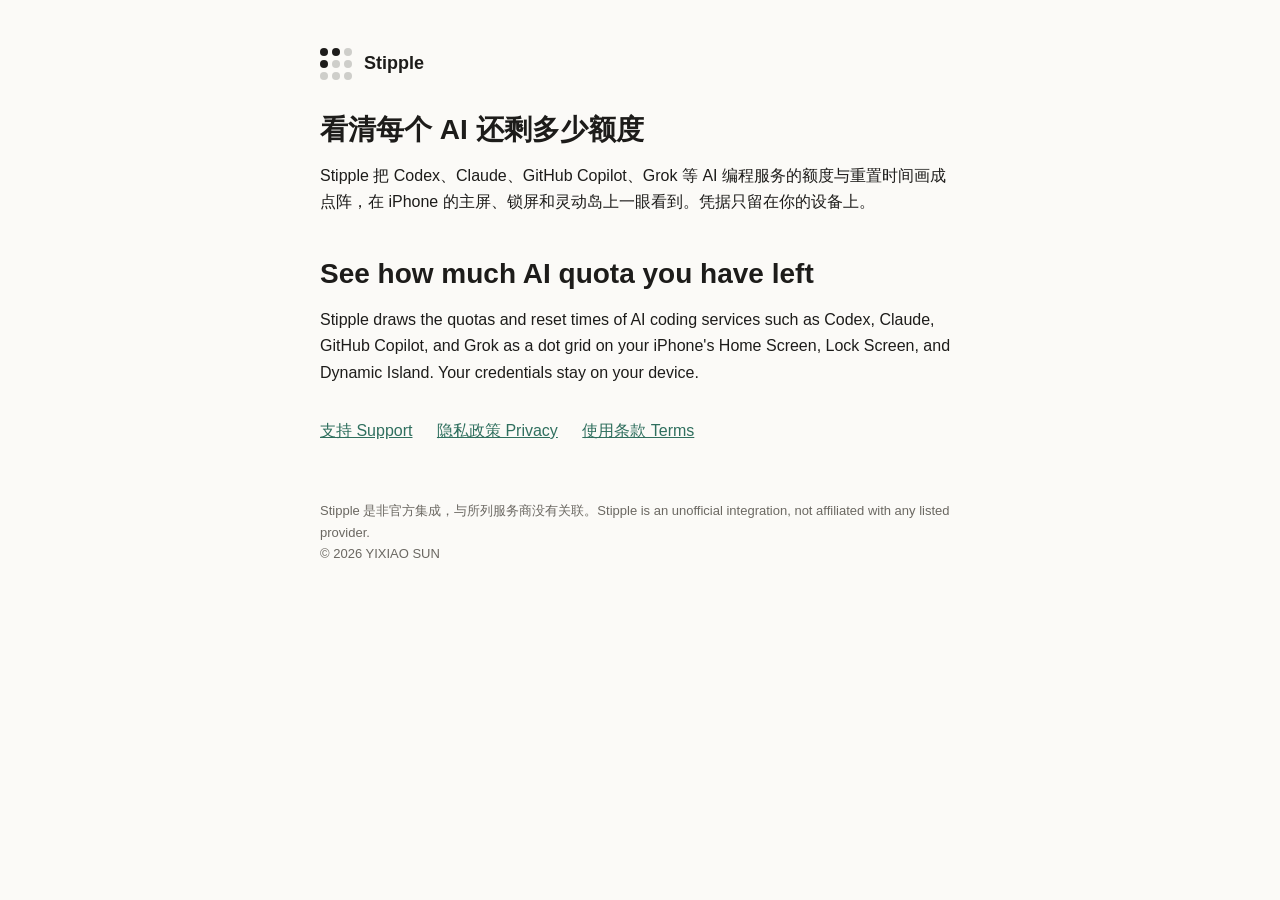
<file: index.html>
<!doctype html>
<html lang="zh-Hans">
<head>
<meta charset="utf-8">
<meta name="viewport" content="width=device-width, initial-scale=1">
<title>Stipple</title>
<meta name="description" content="Stipple 用点阵显示你各个 AI 编程服务的额度与重置时间。Stipple shows your AI coding quotas and reset times as a dot grid.">
<link rel="stylesheet" href="style.css">
</head>
<body>
<main>
<header class="site">
  <div class="dots" aria-hidden="true"><span></span><span></span><span class="off"></span><span></span><span class="off"></span><span class="off"></span><span class="off"></span><span class="off"></span><span class="off"></span></div>
  <a href="./">Stipple</a>
</header>

<h1>看清每个 AI 还剩多少额度</h1>
<p>Stipple 把 Codex、Claude、GitHub Copilot、Grok 等 AI 编程服务的额度与重置时间画成点阵，在 iPhone 的主屏、锁屏和灵动岛上一眼看到。凭据只留在你的设备上。</p>

<h1 lang="en" style="margin-top:40px">See how much AI quota you have left</h1>
<p lang="en">Stipple draws the quotas and reset times of AI coding services such as Codex, Claude, GitHub Copilot, and Grok as a dot grid on your iPhone's Home Screen, Lock Screen, and Dynamic Island. Your credentials stay on your device.</p>

<p class="links" style="margin-top:32px">
  <a href="support.html">支持 Support</a>
  <a href="privacy.html">隐私政策 Privacy</a>
  <a href="https://www.apple.com/legal/internet-services/itunes/dev/stdeula/">使用条款 Terms</a>
</p>

<footer>Stipple 是非官方集成，与所列服务商没有关联。Stipple is an unofficial integration, not affiliated with any listed provider.<br>© 2026 YIXIAO SUN</footer>
</main>
</body>
</html>
</file>
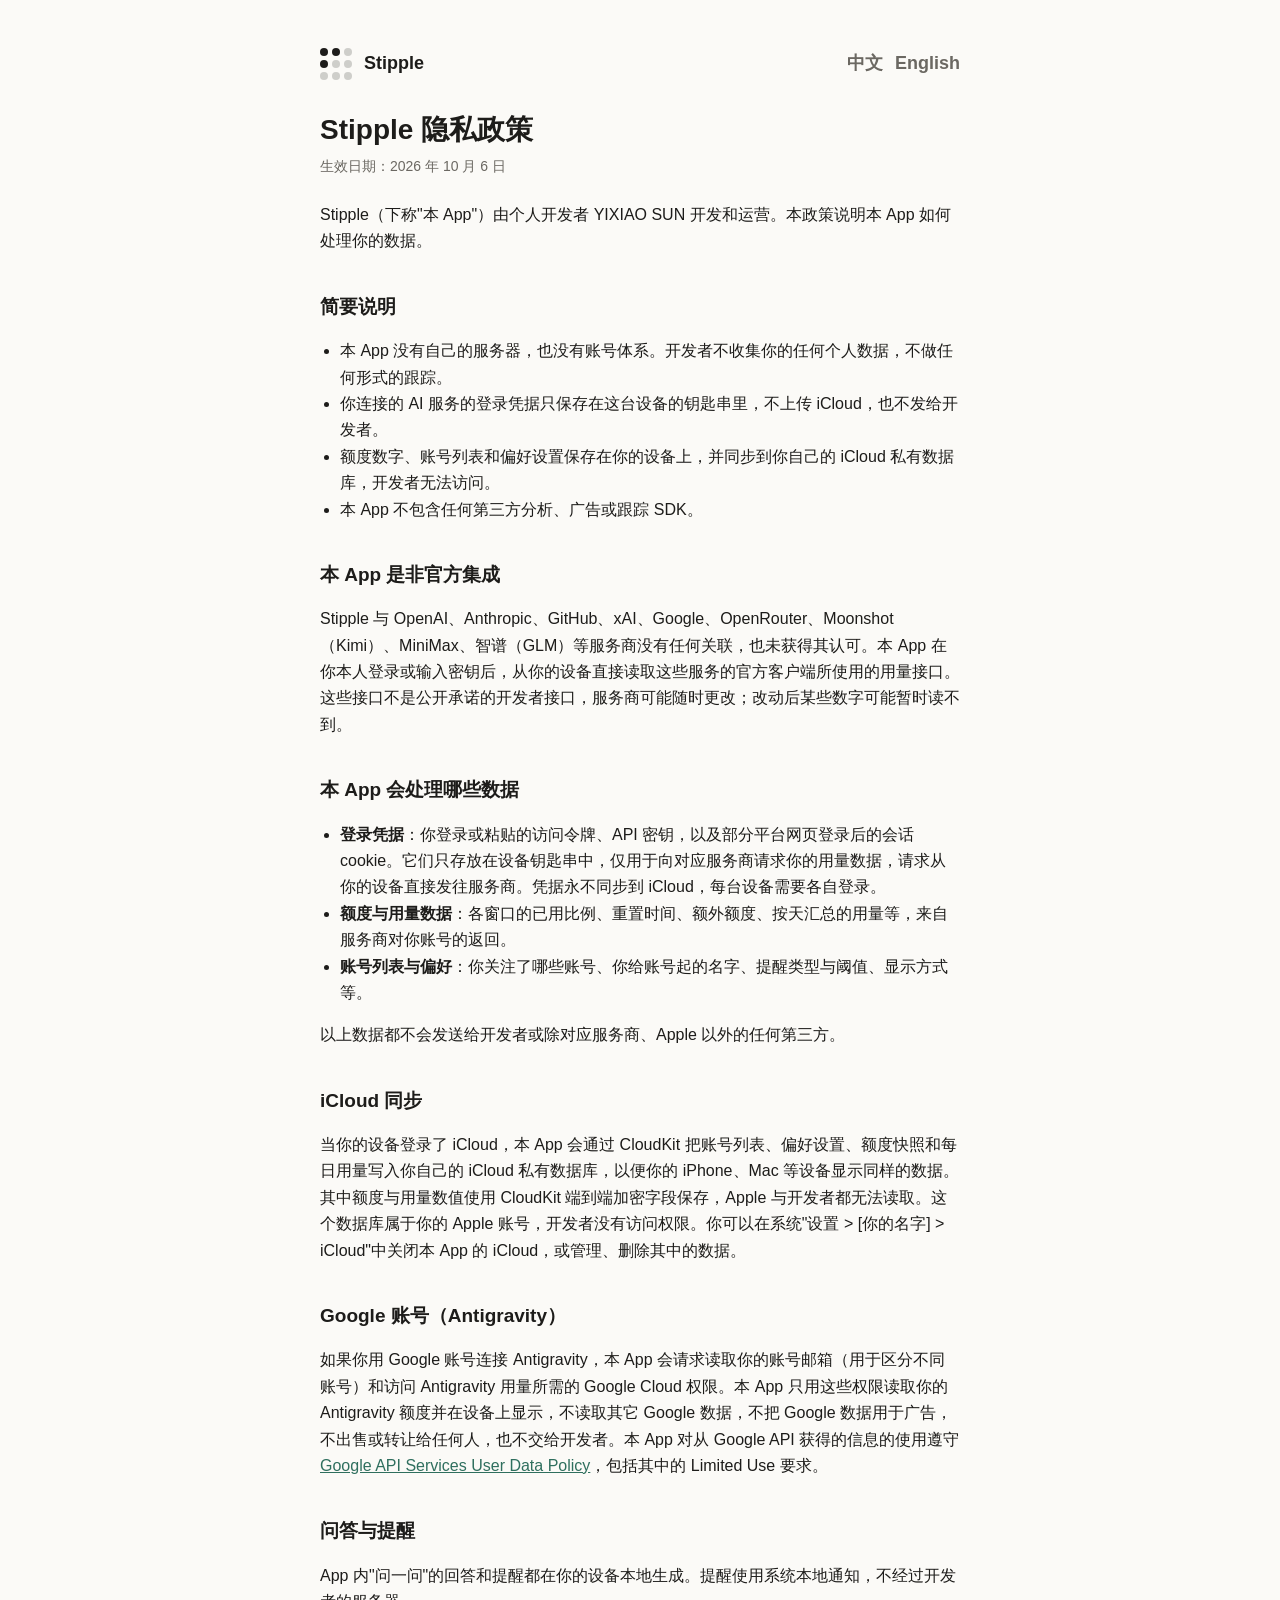
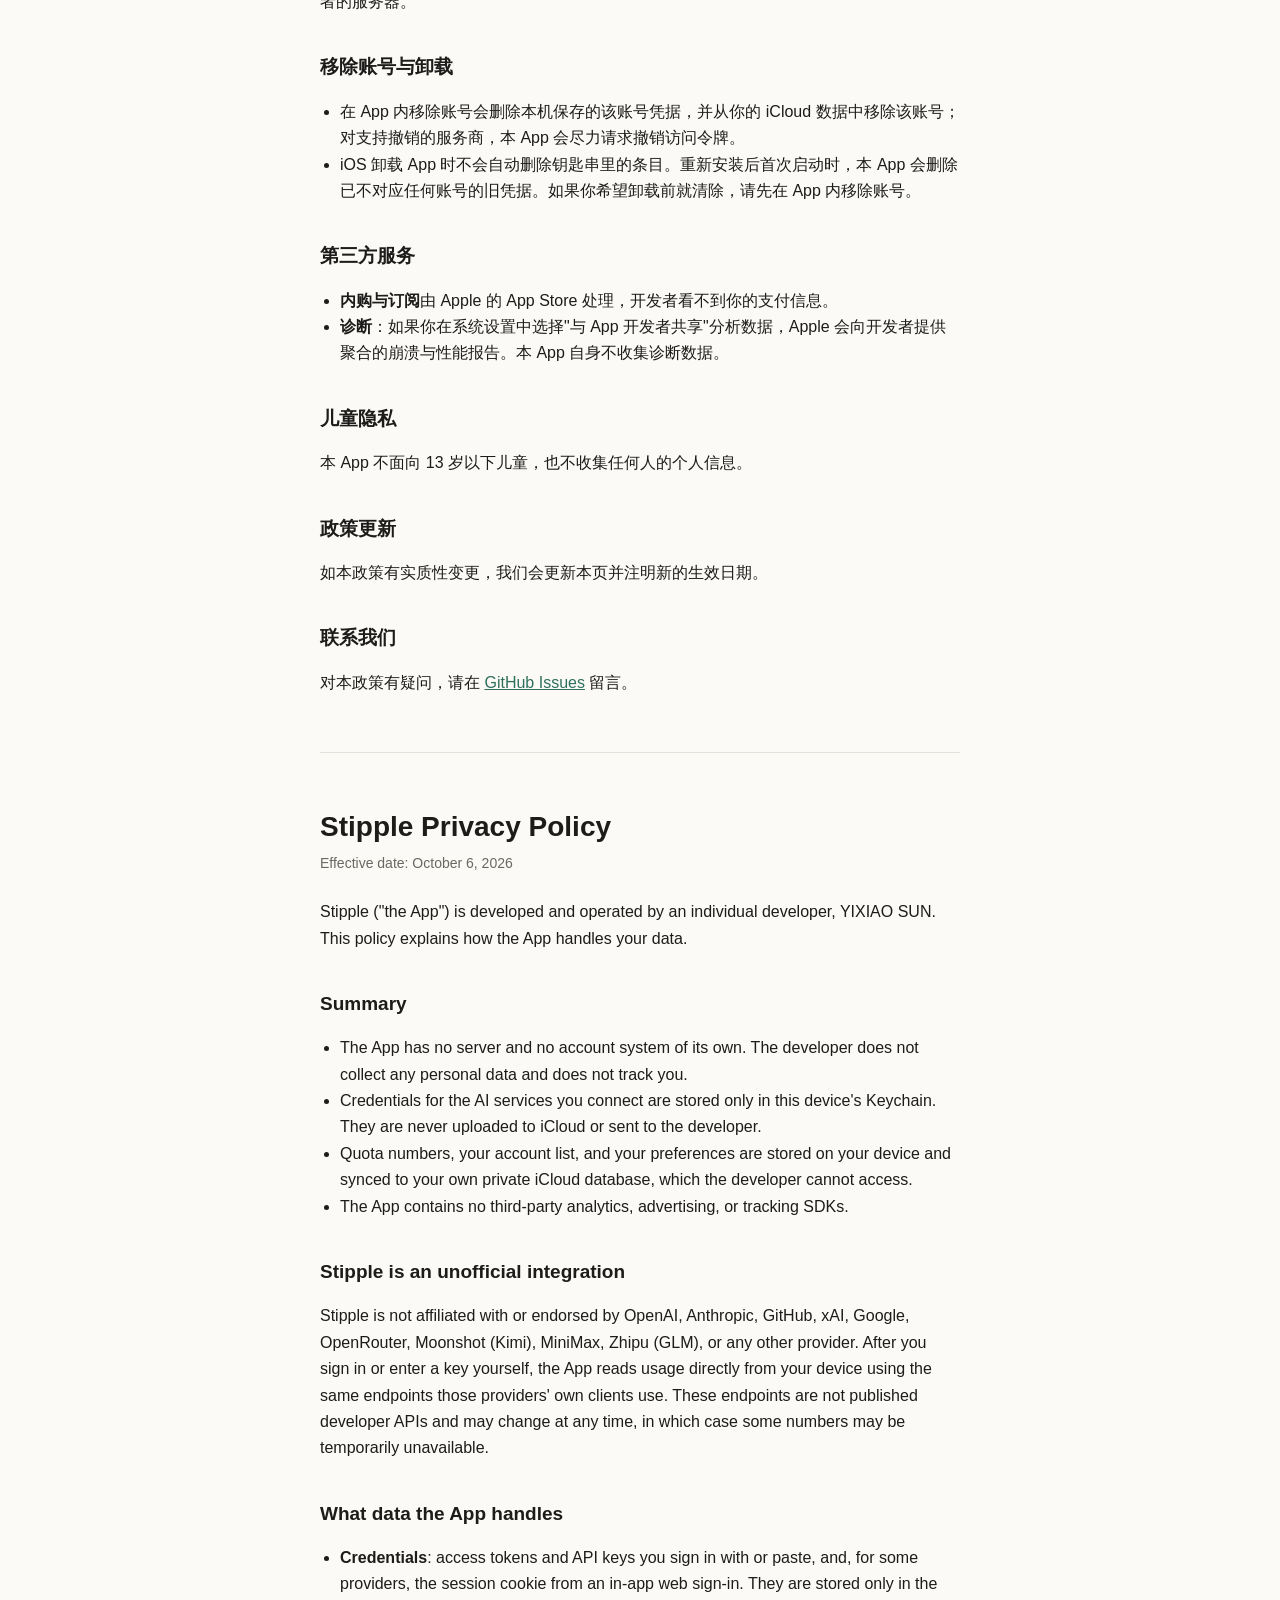
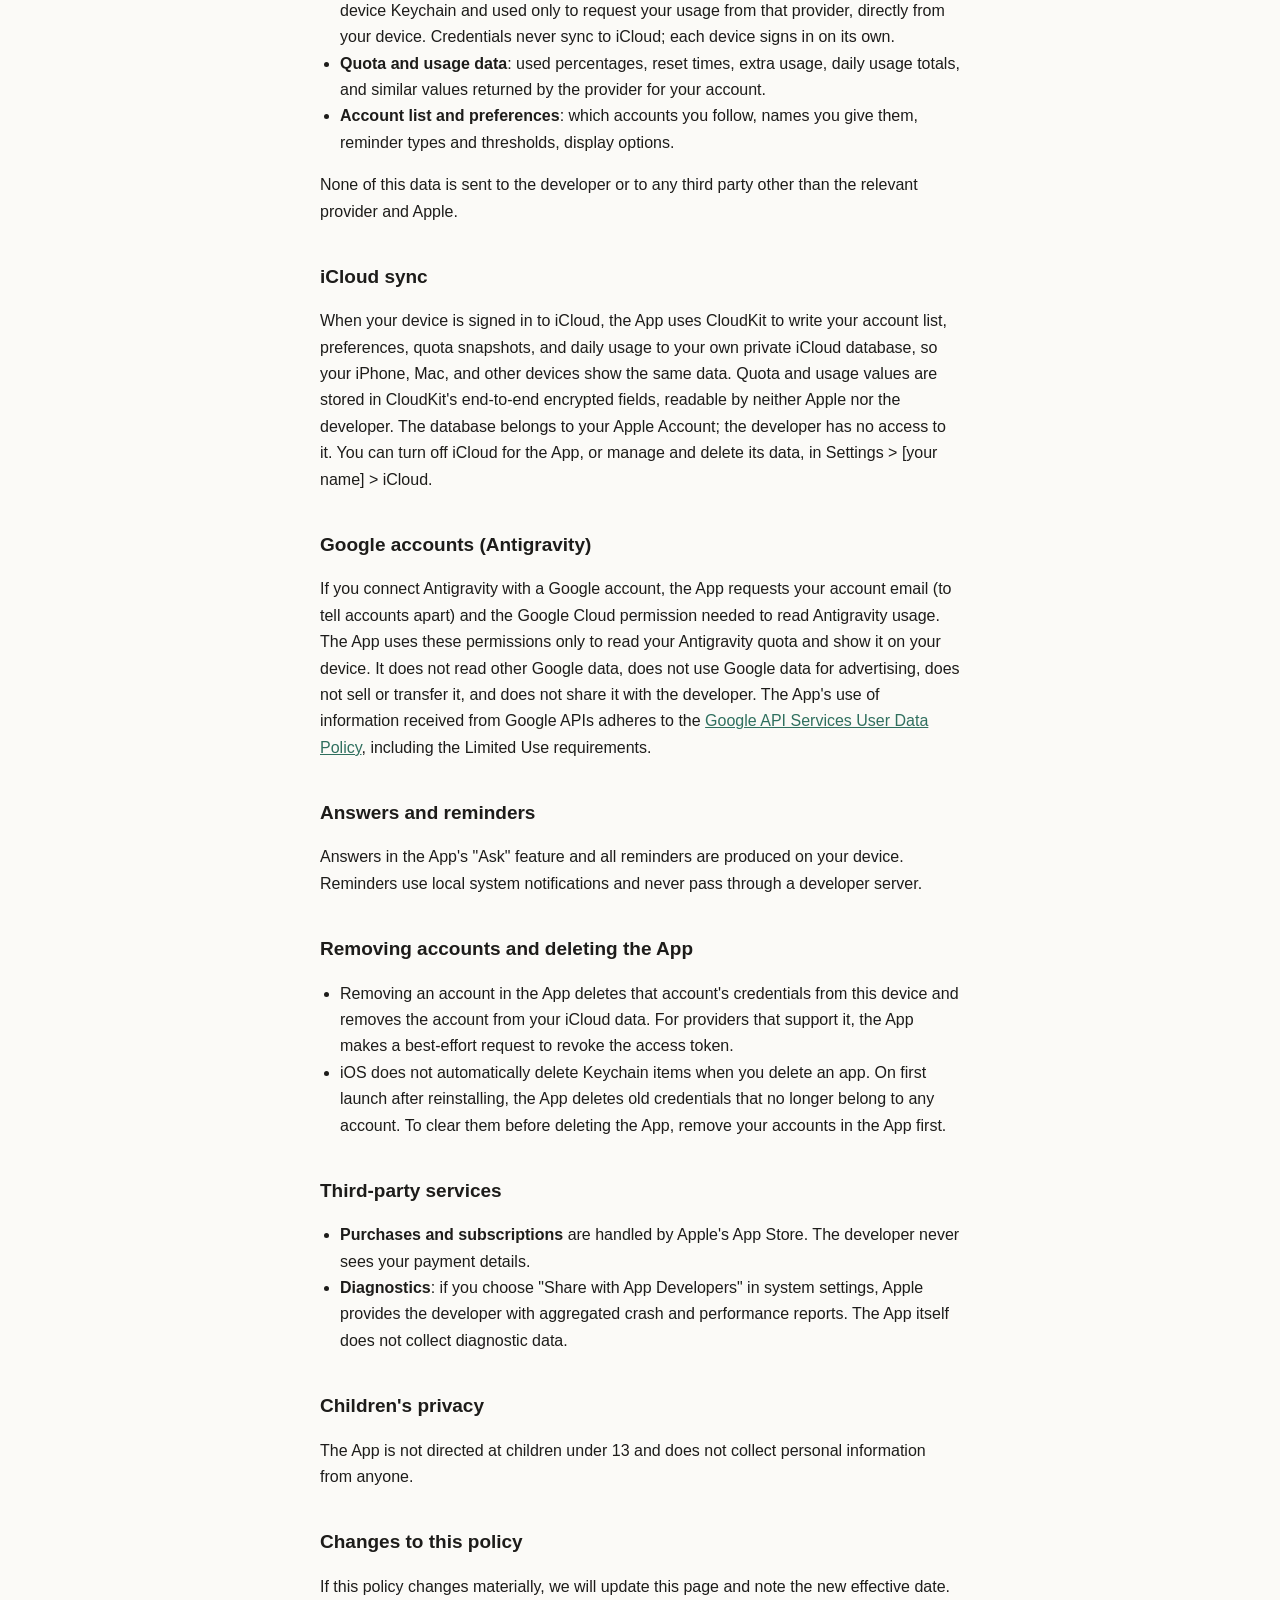
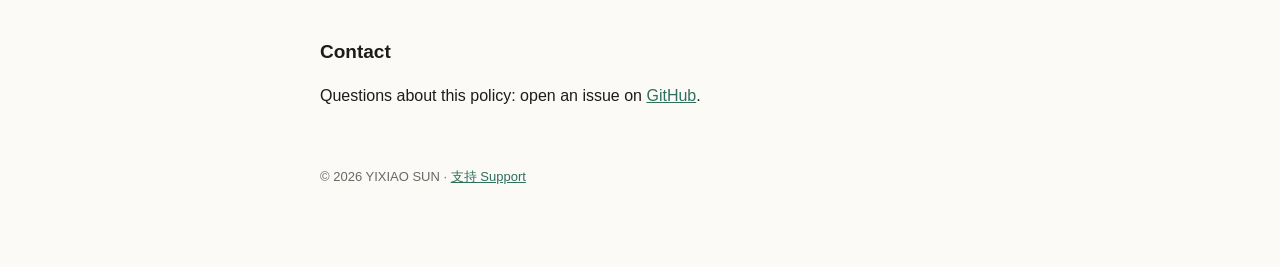
<file: privacy.html>
<!doctype html>
<html lang="zh-Hans">
<head>
<meta charset="utf-8">
<meta name="viewport" content="width=device-width, initial-scale=1">
<title>Stipple 隐私政策 · Privacy Policy</title>
<link rel="stylesheet" href="style.css">
</head>
<body>
<main>
<header class="site">
  <div class="dots" aria-hidden="true"><span></span><span></span><span class="off"></span><span></span><span class="off"></span><span class="off"></span><span class="off"></span><span class="off"></span><span class="off"></span></div>
  <a href="./">Stipple</a>
  <nav class="lang"><a href="#zh">中文</a><a href="#en">English</a></nav>
</header>

<article id="zh" lang="zh-Hans">
<h1>Stipple 隐私政策</h1>
<p class="meta">生效日期：2026 年 10 月 6 日</p>

<p>Stipple（下称"本 App"）由个人开发者 YIXIAO SUN 开发和运营。本政策说明本 App 如何处理你的数据。</p>

<h2>简要说明</h2>
<ul>
  <li>本 App 没有自己的服务器，也没有账号体系。开发者不收集你的任何个人数据，不做任何形式的跟踪。</li>
  <li>你连接的 AI 服务的登录凭据只保存在这台设备的钥匙串里，不上传 iCloud，也不发给开发者。</li>
  <li>额度数字、账号列表和偏好设置保存在你的设备上，并同步到你自己的 iCloud 私有数据库，开发者无法访问。</li>
  <li>本 App 不包含任何第三方分析、广告或跟踪 SDK。</li>
</ul>

<h2>本 App 是非官方集成</h2>
<p>Stipple 与 OpenAI、Anthropic、GitHub、xAI、Google、OpenRouter、Moonshot（Kimi）、MiniMax、智谱（GLM）等服务商没有任何关联，也未获得其认可。本 App 在你本人登录或输入密钥后，从你的设备直接读取这些服务的官方客户端所使用的用量接口。这些接口不是公开承诺的开发者接口，服务商可能随时更改；改动后某些数字可能暂时读不到。</p>

<h2>本 App 会处理哪些数据</h2>
<ul>
  <li><strong>登录凭据</strong>：你登录或粘贴的访问令牌、API 密钥，以及部分平台网页登录后的会话 cookie。它们只存放在设备钥匙串中，仅用于向对应服务商请求你的用量数据，请求从你的设备直接发往服务商。凭据永不同步到 iCloud，每台设备需要各自登录。</li>
  <li><strong>额度与用量数据</strong>：各窗口的已用比例、重置时间、额外额度、按天汇总的用量等，来自服务商对你账号的返回。</li>
  <li><strong>账号列表与偏好</strong>：你关注了哪些账号、你给账号起的名字、提醒类型与阈值、显示方式等。</li>
</ul>
<p>以上数据都不会发送给开发者或除对应服务商、Apple 以外的任何第三方。</p>

<h2>iCloud 同步</h2>
<p>当你的设备登录了 iCloud，本 App 会通过 CloudKit 把账号列表、偏好设置、额度快照和每日用量写入你自己的 iCloud 私有数据库，以便你的 iPhone、Mac 等设备显示同样的数据。其中额度与用量数值使用 CloudKit 端到端加密字段保存，Apple 与开发者都无法读取。这个数据库属于你的 Apple 账号，开发者没有访问权限。你可以在系统"设置 &gt; [你的名字] &gt; iCloud"中关闭本 App 的 iCloud，或管理、删除其中的数据。</p>

<h2>Google 账号（Antigravity）</h2>
<p>如果你用 Google 账号连接 Antigravity，本 App 会请求读取你的账号邮箱（用于区分不同账号）和访问 Antigravity 用量所需的 Google Cloud 权限。本 App 只用这些权限读取你的 Antigravity 额度并在设备上显示，不读取其它 Google 数据，不把 Google 数据用于广告，不出售或转让给任何人，也不交给开发者。本 App 对从 Google API 获得的信息的使用遵守 <a href="https://developers.google.com/terms/api-services-user-data-policy">Google API Services User Data Policy</a>，包括其中的 Limited Use 要求。</p>

<h2>问答与提醒</h2>
<p>App 内"问一问"的回答和提醒都在你的设备本地生成。提醒使用系统本地通知，不经过开发者的服务器。</p>

<h2>移除账号与卸载</h2>
<ul>
  <li>在 App 内移除账号会删除本机保存的该账号凭据，并从你的 iCloud 数据中移除该账号；对支持撤销的服务商，本 App 会尽力请求撤销访问令牌。</li>
  <li>iOS 卸载 App 时不会自动删除钥匙串里的条目。重新安装后首次启动时，本 App 会删除已不对应任何账号的旧凭据。如果你希望卸载前就清除，请先在 App 内移除账号。</li>
</ul>

<h2>第三方服务</h2>
<ul>
  <li><strong>内购与订阅</strong>由 Apple 的 App Store 处理，开发者看不到你的支付信息。</li>
  <li><strong>诊断</strong>：如果你在系统设置中选择"与 App 开发者共享"分析数据，Apple 会向开发者提供聚合的崩溃与性能报告。本 App 自身不收集诊断数据。</li>
</ul>

<h2>儿童隐私</h2>
<p>本 App 不面向 13 岁以下儿童，也不收集任何人的个人信息。</p>

<h2>政策更新</h2>
<p>如本政策有实质性变更，我们会更新本页并注明新的生效日期。</p>

<h2>联系我们</h2>
<p>对本政策有疑问，请在 <a href="https://github.com/Arch1eSUN/stipple-site/issues">GitHub Issues</a> 留言。</p>
</article>

<hr>

<article id="en" lang="en">
<h1>Stipple Privacy Policy</h1>
<p class="meta">Effective date: October 6, 2026</p>

<p>Stipple ("the App") is developed and operated by an individual developer, YIXIAO SUN. This policy explains how the App handles your data.</p>

<h2>Summary</h2>
<ul>
  <li>The App has no server and no account system of its own. The developer does not collect any personal data and does not track you.</li>
  <li>Credentials for the AI services you connect are stored only in this device's Keychain. They are never uploaded to iCloud or sent to the developer.</li>
  <li>Quota numbers, your account list, and your preferences are stored on your device and synced to your own private iCloud database, which the developer cannot access.</li>
  <li>The App contains no third-party analytics, advertising, or tracking SDKs.</li>
</ul>

<h2>Stipple is an unofficial integration</h2>
<p>Stipple is not affiliated with or endorsed by OpenAI, Anthropic, GitHub, xAI, Google, OpenRouter, Moonshot (Kimi), MiniMax, Zhipu (GLM), or any other provider. After you sign in or enter a key yourself, the App reads usage directly from your device using the same endpoints those providers' own clients use. These endpoints are not published developer APIs and may change at any time, in which case some numbers may be temporarily unavailable.</p>

<h2>What data the App handles</h2>
<ul>
  <li><strong>Credentials</strong>: access tokens and API keys you sign in with or paste, and, for some providers, the session cookie from an in-app web sign-in. They are stored only in the device Keychain and used only to request your usage from that provider, directly from your device. Credentials never sync to iCloud; each device signs in on its own.</li>
  <li><strong>Quota and usage data</strong>: used percentages, reset times, extra usage, daily usage totals, and similar values returned by the provider for your account.</li>
  <li><strong>Account list and preferences</strong>: which accounts you follow, names you give them, reminder types and thresholds, display options.</li>
</ul>
<p>None of this data is sent to the developer or to any third party other than the relevant provider and Apple.</p>

<h2>iCloud sync</h2>
<p>When your device is signed in to iCloud, the App uses CloudKit to write your account list, preferences, quota snapshots, and daily usage to your own private iCloud database, so your iPhone, Mac, and other devices show the same data. Quota and usage values are stored in CloudKit's end-to-end encrypted fields, readable by neither Apple nor the developer. The database belongs to your Apple Account; the developer has no access to it. You can turn off iCloud for the App, or manage and delete its data, in Settings &gt; [your name] &gt; iCloud.</p>

<h2>Google accounts (Antigravity)</h2>
<p>If you connect Antigravity with a Google account, the App requests your account email (to tell accounts apart) and the Google Cloud permission needed to read Antigravity usage. The App uses these permissions only to read your Antigravity quota and show it on your device. It does not read other Google data, does not use Google data for advertising, does not sell or transfer it, and does not share it with the developer. The App's use of information received from Google APIs adheres to the <a href="https://developers.google.com/terms/api-services-user-data-policy">Google API Services User Data Policy</a>, including the Limited Use requirements.</p>

<h2>Answers and reminders</h2>
<p>Answers in the App's "Ask" feature and all reminders are produced on your device. Reminders use local system notifications and never pass through a developer server.</p>

<h2>Removing accounts and deleting the App</h2>
<ul>
  <li>Removing an account in the App deletes that account's credentials from this device and removes the account from your iCloud data. For providers that support it, the App makes a best-effort request to revoke the access token.</li>
  <li>iOS does not automatically delete Keychain items when you delete an app. On first launch after reinstalling, the App deletes old credentials that no longer belong to any account. To clear them before deleting the App, remove your accounts in the App first.</li>
</ul>

<h2>Third-party services</h2>
<ul>
  <li><strong>Purchases and subscriptions</strong> are handled by Apple's App Store. The developer never sees your payment details.</li>
  <li><strong>Diagnostics</strong>: if you choose "Share with App Developers" in system settings, Apple provides the developer with aggregated crash and performance reports. The App itself does not collect diagnostic data.</li>
</ul>

<h2>Children's privacy</h2>
<p>The App is not directed at children under 13 and does not collect personal information from anyone.</p>

<h2>Changes to this policy</h2>
<p>If this policy changes materially, we will update this page and note the new effective date.</p>

<h2>Contact</h2>
<p>Questions about this policy: open an issue on <a href="https://github.com/Arch1eSUN/stipple-site/issues">GitHub</a>.</p>
</article>

<footer>© 2026 YIXIAO SUN · <a href="support.html">支持 Support</a></footer>
</main>
</body>
</html>
</file>
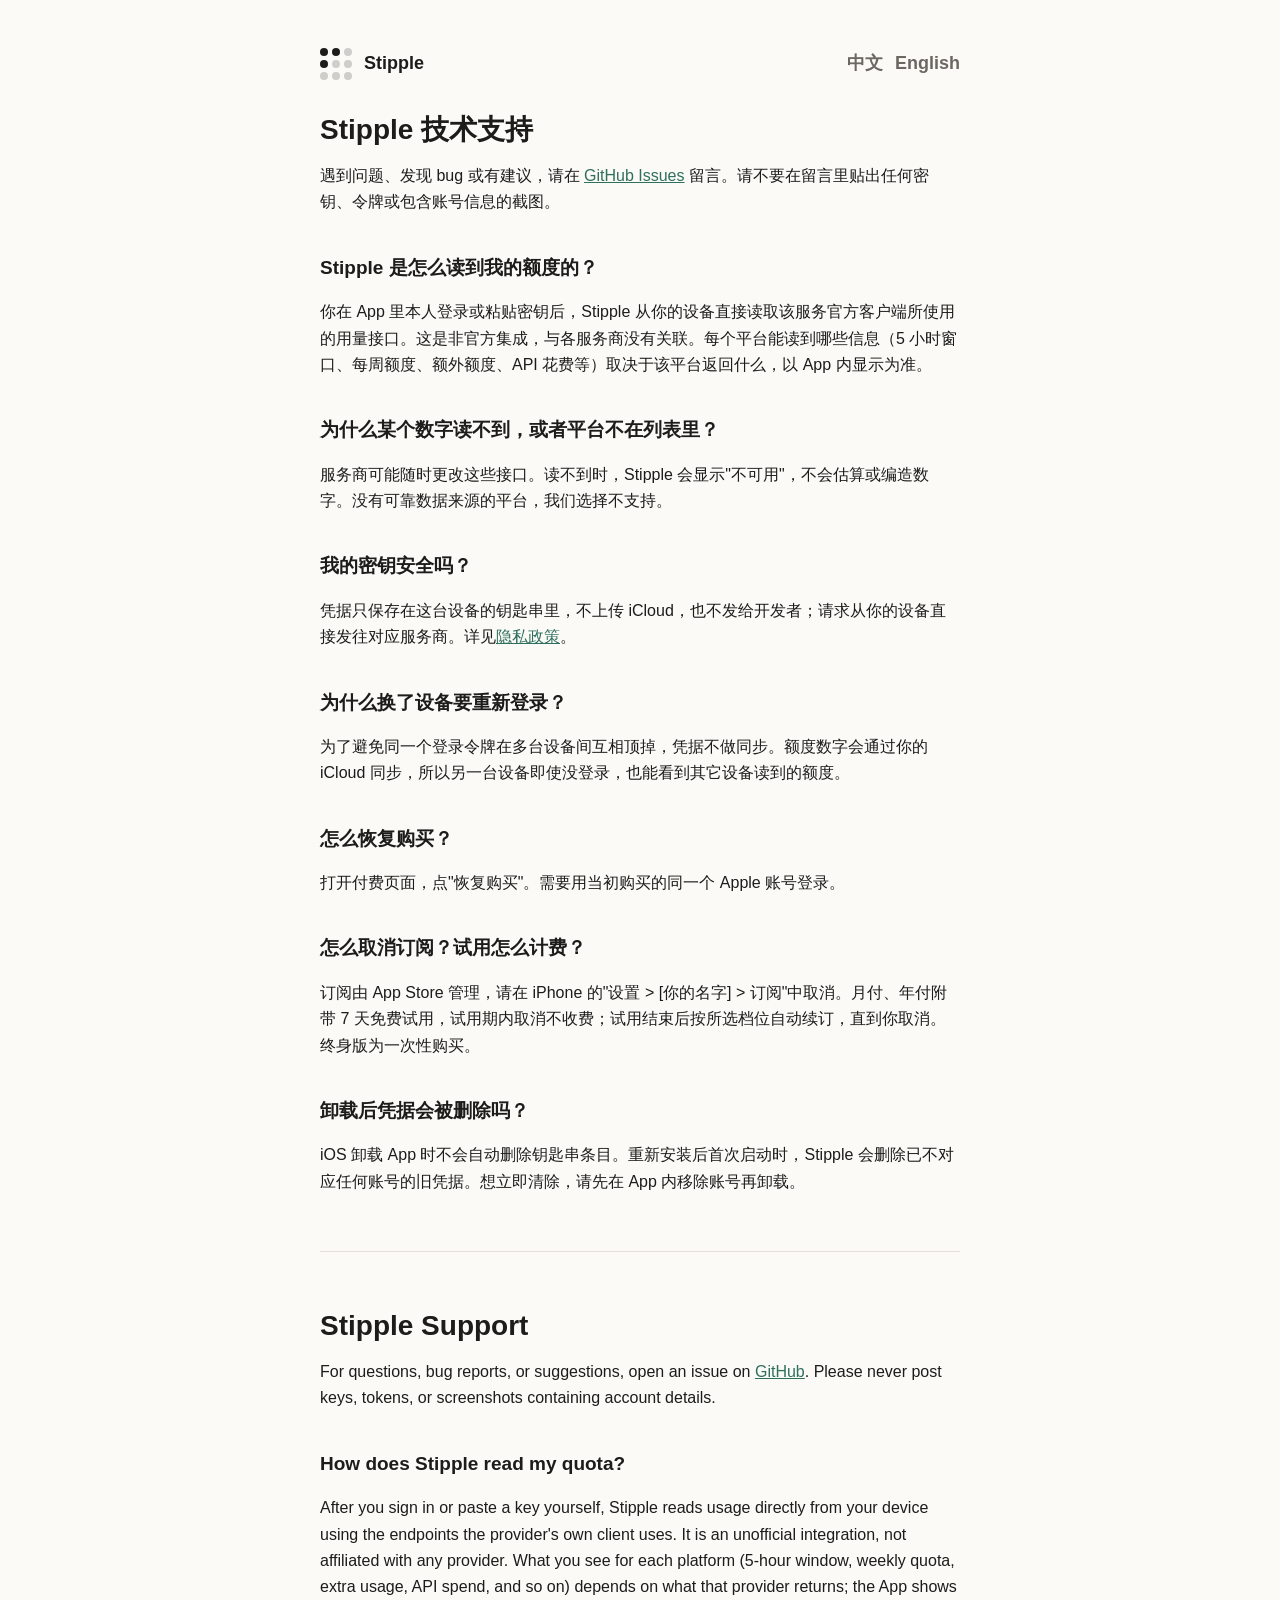
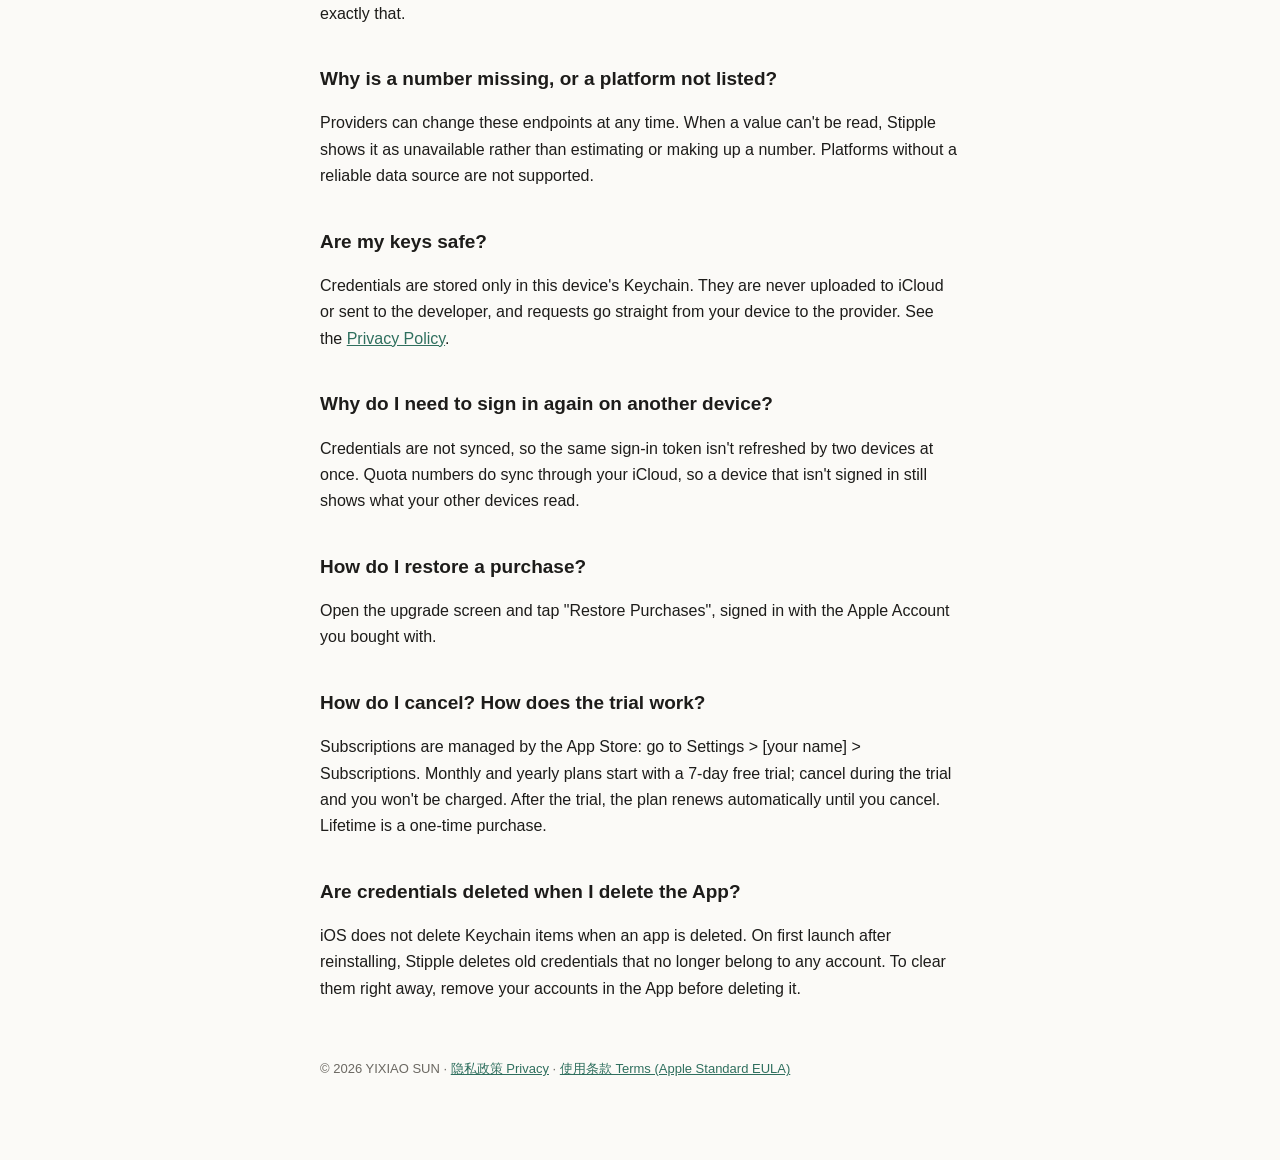
<file: support.html>
<!doctype html>
<html lang="zh-Hans">
<head>
<meta charset="utf-8">
<meta name="viewport" content="width=device-width, initial-scale=1">
<title>Stipple 支持 · Support</title>
<link rel="stylesheet" href="style.css">
</head>
<body>
<main>
<header class="site">
  <div class="dots" aria-hidden="true"><span></span><span></span><span class="off"></span><span></span><span class="off"></span><span class="off"></span><span class="off"></span><span class="off"></span><span class="off"></span></div>
  <a href="./">Stipple</a>
  <nav class="lang"><a href="#zh">中文</a><a href="#en">English</a></nav>
</header>

<article id="zh" lang="zh-Hans">
<h1>Stipple 技术支持</h1>
<p>遇到问题、发现 bug 或有建议，请在 <a href="https://github.com/Arch1eSUN/stipple-site/issues">GitHub Issues</a> 留言。请不要在留言里贴出任何密钥、令牌或包含账号信息的截图。</p>

<h2>Stipple 是怎么读到我的额度的？</h2>
<p>你在 App 里本人登录或粘贴密钥后，Stipple 从你的设备直接读取该服务官方客户端所使用的用量接口。这是非官方集成，与各服务商没有关联。每个平台能读到哪些信息（5 小时窗口、每周额度、额外额度、API 花费等）取决于该平台返回什么，以 App 内显示为准。</p>

<h2>为什么某个数字读不到，或者平台不在列表里？</h2>
<p>服务商可能随时更改这些接口。读不到时，Stipple 会显示"不可用"，不会估算或编造数字。没有可靠数据来源的平台，我们选择不支持。</p>

<h2>我的密钥安全吗？</h2>
<p>凭据只保存在这台设备的钥匙串里，不上传 iCloud，也不发给开发者；请求从你的设备直接发往对应服务商。详见<a href="privacy.html">隐私政策</a>。</p>

<h2>为什么换了设备要重新登录？</h2>
<p>为了避免同一个登录令牌在多台设备间互相顶掉，凭据不做同步。额度数字会通过你的 iCloud 同步，所以另一台设备即使没登录，也能看到其它设备读到的额度。</p>

<h2>怎么恢复购买？</h2>
<p>打开付费页面，点"恢复购买"。需要用当初购买的同一个 Apple 账号登录。</p>

<h2>怎么取消订阅？试用怎么计费？</h2>
<p>订阅由 App Store 管理，请在 iPhone 的"设置 &gt; [你的名字] &gt; 订阅"中取消。月付、年付附带 7 天免费试用，试用期内取消不收费；试用结束后按所选档位自动续订，直到你取消。终身版为一次性购买。</p>

<h2>卸载后凭据会被删除吗？</h2>
<p>iOS 卸载 App 时不会自动删除钥匙串条目。重新安装后首次启动时，Stipple 会删除已不对应任何账号的旧凭据。想立即清除，请先在 App 内移除账号再卸载。</p>
</article>

<hr>

<article id="en" lang="en">
<h1>Stipple Support</h1>
<p>For questions, bug reports, or suggestions, open an issue on <a href="https://github.com/Arch1eSUN/stipple-site/issues">GitHub</a>. Please never post keys, tokens, or screenshots containing account details.</p>

<h2>How does Stipple read my quota?</h2>
<p>After you sign in or paste a key yourself, Stipple reads usage directly from your device using the endpoints the provider's own client uses. It is an unofficial integration, not affiliated with any provider. What you see for each platform (5-hour window, weekly quota, extra usage, API spend, and so on) depends on what that provider returns; the App shows exactly that.</p>

<h2>Why is a number missing, or a platform not listed?</h2>
<p>Providers can change these endpoints at any time. When a value can't be read, Stipple shows it as unavailable rather than estimating or making up a number. Platforms without a reliable data source are not supported.</p>

<h2>Are my keys safe?</h2>
<p>Credentials are stored only in this device's Keychain. They are never uploaded to iCloud or sent to the developer, and requests go straight from your device to the provider. See the <a href="privacy.html#en">Privacy Policy</a>.</p>

<h2>Why do I need to sign in again on another device?</h2>
<p>Credentials are not synced, so the same sign-in token isn't refreshed by two devices at once. Quota numbers do sync through your iCloud, so a device that isn't signed in still shows what your other devices read.</p>

<h2>How do I restore a purchase?</h2>
<p>Open the upgrade screen and tap "Restore Purchases", signed in with the Apple Account you bought with.</p>

<h2>How do I cancel? How does the trial work?</h2>
<p>Subscriptions are managed by the App Store: go to Settings &gt; [your name] &gt; Subscriptions. Monthly and yearly plans start with a 7-day free trial; cancel during the trial and you won't be charged. After the trial, the plan renews automatically until you cancel. Lifetime is a one-time purchase.</p>

<h2>Are credentials deleted when I delete the App?</h2>
<p>iOS does not delete Keychain items when an app is deleted. On first launch after reinstalling, Stipple deletes old credentials that no longer belong to any account. To clear them right away, remove your accounts in the App before deleting it.</p>
</article>

<footer>© 2026 YIXIAO SUN · <a href="privacy.html">隐私政策 Privacy</a> · <a href="https://www.apple.com/legal/internet-services/itunes/dev/stdeula/">使用条款 Terms (Apple Standard EULA)</a></footer>
</main>
</body>
</html>
</file>
<file: style.css>
:root {
  --bg: #fbfaf7;
  --ink: #1d1c1a;
  --muted: #6b6862;
  --rule: #e4e1da;
  --accent: #2f6f5e;
  color-scheme: light dark;
}
@media (prefers-color-scheme: dark) {
  :root {
    --bg: #161514;
    --ink: #ecebe7;
    --muted: #a19e97;
    --rule: #2e2c29;
    --accent: #7cc4ad;
  }
}
* { box-sizing: border-box; }
body {
  margin: 0;
  background: var(--bg);
  color: var(--ink);
  font: 16px/1.65 -apple-system, BlinkMacSystemFont, "PingFang SC", "Hiragino Sans", "Helvetica Neue", sans-serif;
}
main { max-width: 680px; margin: 0 auto; padding: 48px 20px 80px; }
header.site { display: flex; align-items: center; gap: 12px; margin-bottom: 32px; }
.dots { display: grid; grid-template-columns: repeat(3, 8px); gap: 4px; }
.dots span { width: 8px; height: 8px; border-radius: 50%; background: var(--ink); }
.dots span.off { opacity: .2; }
header.site a { color: var(--ink); text-decoration: none; font-weight: 600; font-size: 18px; }
nav.lang { margin-left: auto; font-size: 14px; }
nav.lang a { color: var(--muted); margin-left: 12px; }
h1 { font-size: 28px; line-height: 1.25; margin: 0 0 8px; }
h2 { font-size: 19px; margin: 36px 0 8px; }
p, li { color: var(--ink); }
.meta { color: var(--muted); font-size: 14px; margin: 0 0 24px; }
a { color: var(--accent); }
ul { padding-left: 20px; }
hr { border: 0; border-top: 1px solid var(--rule); margin: 56px 0; }
footer { color: var(--muted); font-size: 13px; margin-top: 56px; }
.links a { display: inline-block; margin-right: 20px; }
</file>
